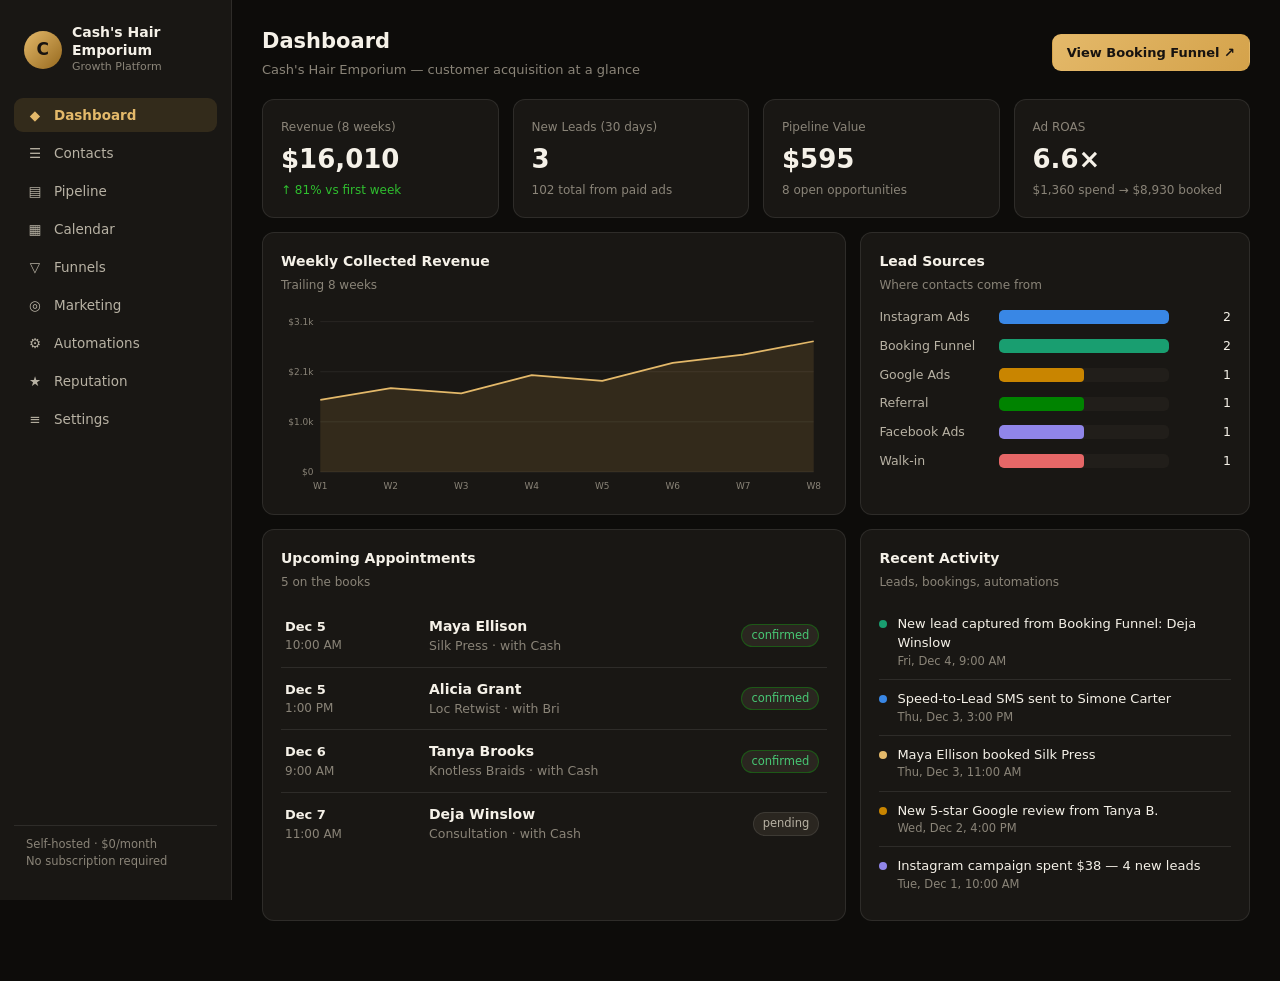
<file: index.html>
<!DOCTYPE html>
<html lang="en">
<head>
  <meta charset="UTF-8">
  <meta name="viewport" content="width=device-width, initial-scale=1.0">
  <title>Cash's Hair Emporium — Growth Platform</title>
  <meta name="description" content="Self-hosted CRM, funnel, and ads dashboard for Cash's Hair Emporium.">
  <link rel="icon" href="data:image/svg+xml,<svg xmlns='http://www.w3.org/2000/svg' viewBox='0 0 100 100'><circle cx='50' cy='50' r='48' fill='%23d4a24a'/><text x='50' y='68' font-size='52' font-weight='800' text-anchor='middle' fill='%23171310' font-family='sans-serif'>C</text></svg>">
  <link rel="stylesheet" href="css/app.css">
</head>
<body>
  <div class="app">
    <aside class="sidebar">
      <div class="brand">
        <div class="brand-mark">C</div>
        <div>
          <div class="brand-name">Cash's Hair<br>Emporium</div>
          <div class="brand-sub">Growth Platform</div>
        </div>
      </div>
      <nav id="nav" style="display:contents"></nav>
      <div class="sidebar-foot">Self-hosted · $0/month<br>No subscription required</div>
    </aside>
    <main class="main" id="view"></main>
  </div>

  <script src="js/store.js"></script>
  <script type="module" src="js/app.js"></script>
</body>
</html>
</file>
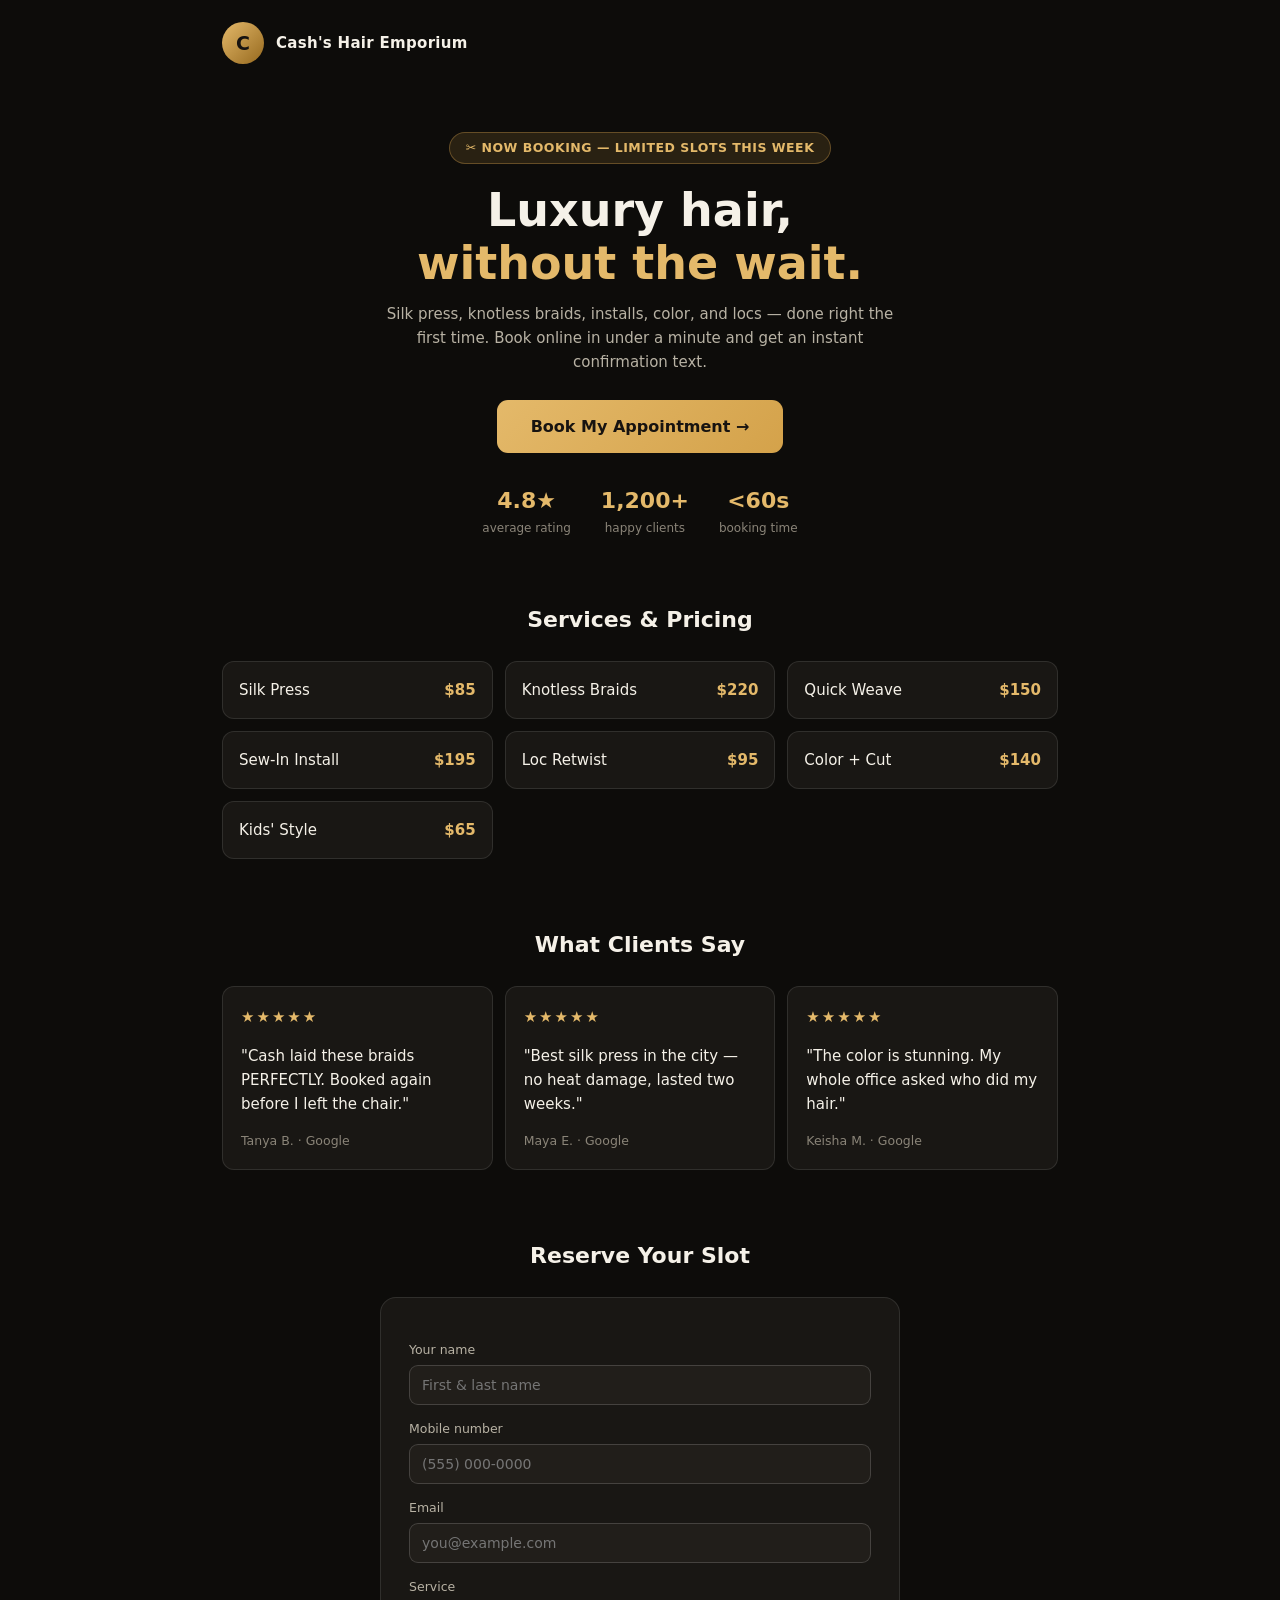
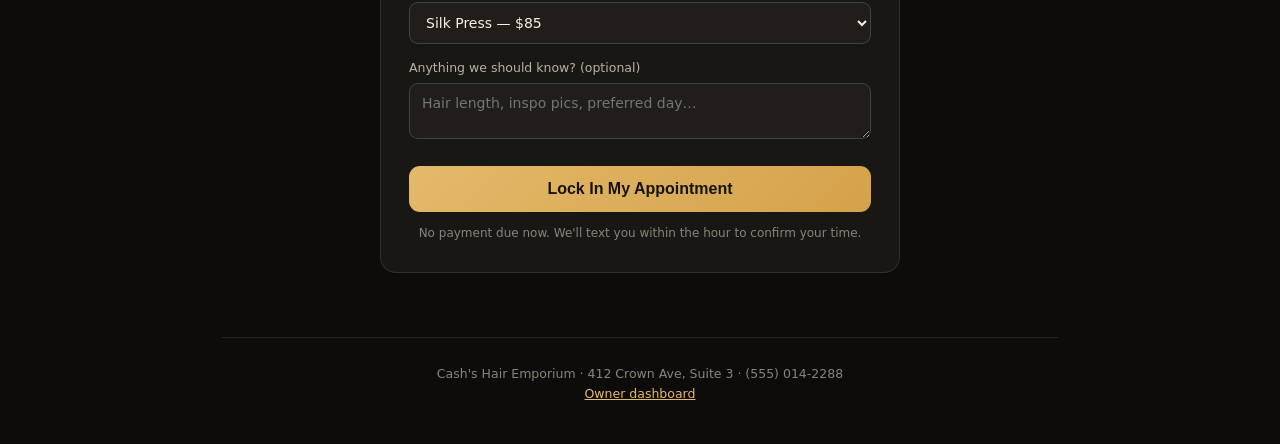
<file: funnel.html>
<!DOCTYPE html>
<html lang="en">
<head>
  <meta charset="UTF-8">
  <meta name="viewport" content="width=device-width, initial-scale=1.0">
  <title>Cash's Hair Emporium — Book Your Appointment</title>
  <meta name="description" content="Luxury hair, without the wait. Book your slot at Cash's Hair Emporium today.">
  <link rel="icon" href="data:image/svg+xml,<svg xmlns='http://www.w3.org/2000/svg' viewBox='0 0 100 100'><circle cx='50' cy='50' r='48' fill='%23d4a24a'/><text x='50' y='68' font-size='52' font-weight='800' text-anchor='middle' fill='%23171310' font-family='sans-serif'>C</text></svg>">
  <style>
    :root {
      --page: #0d0c0a; --surface: #191714; --surface-2: #211e1a;
      --border: rgba(255,255,255,.1); --ink: #f5f1e8; --ink-2: #b8b2a4; --ink-3: #8a8478;
      --gold: #d4a24a; --gold-strong: #e4b96a; --gold-deep: #96691e;
      --gold-wash: rgba(212,162,74,.14);
    }
    * { box-sizing: border-box; }
    body {
      margin: 0; background: var(--page); color: var(--ink);
      font-family: system-ui, -apple-system, "Segoe UI", sans-serif;
      font-size: 15px; line-height: 1.6;
    }
    .wrap { max-width: 880px; margin: 0 auto; padding: 0 22px; }
    header { padding: 22px 0; display: flex; align-items: center; gap: 12px; }
    .mark {
      width: 42px; height: 42px; border-radius: 50%;
      background: linear-gradient(135deg, var(--gold-strong), var(--gold-deep));
      display: grid; place-items: center; color: #171310; font-weight: 800; font-size: 19px;
    }
    .brand { font-weight: 700; letter-spacing: .3px; }
    .hero { text-align: center; padding: 46px 0 30px; }
    .eyebrow {
      display: inline-block; background: var(--gold-wash); color: var(--gold-strong);
      border: 1px solid rgba(212,162,74,.35); border-radius: 99px;
      padding: 5px 16px; font-size: 12.5px; font-weight: 600; letter-spacing: .04em;
    }
    h1 { font-size: clamp(30px, 5.5vw, 46px); line-height: 1.15; margin: 20px 0 12px; }
    h1 em { font-style: normal; color: var(--gold-strong); }
    .hero p { color: var(--ink-2); max-width: 540px; margin: 0 auto; }
    .cta {
      display: inline-block; margin-top: 26px; padding: 14px 34px; border-radius: 11px;
      background: linear-gradient(135deg, var(--gold-strong), var(--gold));
      color: #171310; font-weight: 700; font-size: 16px; text-decoration: none;
      border: none; cursor: pointer;
    }
    .cta:hover { filter: brightness(1.07); }
    .proof { display: flex; justify-content: center; gap: 30px; margin-top: 30px; flex-wrap: wrap; }
    .proof div { text-align: center; }
    .proof .n { font-size: 22px; font-weight: 750; color: var(--gold-strong); }
    .proof .l { font-size: 12px; color: var(--ink-3); }
    section { padding: 34px 0; }
    h2 { font-size: 22px; text-align: center; margin: 0 0 24px; }
    .services { display: grid; grid-template-columns: repeat(auto-fit, minmax(210px, 1fr)); gap: 12px; }
    .svc {
      background: var(--surface); border: 1px solid var(--border); border-radius: 12px;
      padding: 16px; display: flex; justify-content: space-between; align-items: baseline;
    }
    .svc .price { color: var(--gold-strong); font-weight: 700; }
    .quotes { display: grid; grid-template-columns: repeat(auto-fit, minmax(240px, 1fr)); gap: 12px; }
    .quote { background: var(--surface); border: 1px solid var(--border); border-radius: 12px; padding: 18px; }
    .stars { color: var(--gold-strong); letter-spacing: 2px; }
    .quote .who { color: var(--ink-3); font-size: 12.5px; margin-top: 8px; }
    .book {
      background: var(--surface); border: 1px solid var(--border); border-radius: 16px;
      padding: 28px; max-width: 520px; margin: 0 auto;
    }
    label { display: block; font-size: 12.5px; color: var(--ink-2); margin: 14px 0 5px; }
    input, select, textarea {
      width: 100%; background: var(--surface-2); border: 1px solid rgba(255,255,255,.16);
      color: var(--ink); border-radius: 9px; padding: 11px 12px; font-size: 14px; font-family: inherit;
    }
    input:focus, select:focus, textarea:focus { outline: 2px solid var(--gold); outline-offset: 1px; }
    .book .cta { width: 100%; margin-top: 20px; }
    .fine { text-align: center; color: var(--ink-3); font-size: 12px; margin-top: 12px; }
    .success { text-align: center; padding: 30px 10px; display: none; }
    .success .big { font-size: 44px; }
    footer { border-top: 1px solid var(--border); padding: 26px 0 40px; text-align: center; color: var(--ink-3); font-size: 12.5px; margin-top: 30px; }
    footer a { color: var(--gold-strong); }
  </style>
</head>
<body>
  <div class="wrap">
    <header>
      <div class="mark">C</div>
      <div class="brand">Cash's Hair Emporium</div>
    </header>

    <div class="hero">
      <span class="eyebrow">✂ NOW BOOKING — LIMITED SLOTS THIS WEEK</span>
      <h1>Luxury hair,<br><em>without the wait.</em></h1>
      <p>Silk press, knotless braids, installs, color, and locs — done right the first time.
         Book online in under a minute and get an instant confirmation text.</p>
      <a class="cta" href="#book">Book My Appointment →</a>
      <div class="proof">
        <div><div class="n">4.8★</div><div class="l">average rating</div></div>
        <div><div class="n">1,200+</div><div class="l">happy clients</div></div>
        <div><div class="n">&lt;60s</div><div class="l">booking time</div></div>
      </div>
    </div>

    <section>
      <h2>Services & Pricing</h2>
      <div class="services" id="services-grid"></div>
    </section>

    <section>
      <h2>What Clients Say</h2>
      <div class="quotes">
        <div class="quote"><div class="stars">★★★★★</div>
          <p>"Cash laid these braids PERFECTLY. Booked again before I left the chair."</p>
          <div class="who">Tanya B. · Google</div></div>
        <div class="quote"><div class="stars">★★★★★</div>
          <p>"Best silk press in the city — no heat damage, lasted two weeks."</p>
          <div class="who">Maya E. · Google</div></div>
        <div class="quote"><div class="stars">★★★★★</div>
          <p>"The color is stunning. My whole office asked who did my hair."</p>
          <div class="who">Keisha M. · Google</div></div>
      </div>
    </section>

    <section id="book">
      <h2>Reserve Your Slot</h2>
      <form class="book" id="book-form">
        <label for="f-name">Your name</label>
        <input id="f-name" name="name" required autocomplete="name" placeholder="First & last name">
        <label for="f-phone">Mobile number</label>
        <input id="f-phone" name="phone" type="tel" required autocomplete="tel" placeholder="(555) 000-0000">
        <label for="f-email">Email</label>
        <input id="f-email" name="email" type="email" autocomplete="email" placeholder="you@example.com">
        <label for="f-service">Service</label>
        <select id="f-service" name="service"></select>
        <label for="f-notes">Anything we should know? (optional)</label>
        <textarea id="f-notes" name="notes" rows="2" placeholder="Hair length, inspo pics, preferred day…"></textarea>
        <button class="cta" type="submit">Lock In My Appointment</button>
        <div class="fine">No payment due now. We'll text you within the hour to confirm your time.</div>
      </form>
      <div class="success" id="success">
        <div class="big">💛</div>
        <h2>You're on the list!</h2>
        <p style="color:var(--ink-2)">We got your request — expect a confirmation text shortly.<br>
        Can't wait to see you at Cash's Hair Emporium.</p>
      </div>
    </section>

    <footer>
      Cash's Hair Emporium · 412 Crown Ave, Suite 3 · (555) 014-2288<br>
      <a href="index.html">Owner dashboard</a>
    </footer>
  </div>

  <script src="js/store.js"></script>
  <script>
    // Populate services from the shared store so pricing stays in one place;
    // edits made in the dashboard's Settings show up here automatically.
    const svcGrid = document.getElementById("services-grid");
    const svcSelect = document.getElementById("f-service");
    getServices(loadState()).forEach((s) => {
      const card = document.createElement("div");
      card.className = "svc";
      card.innerHTML = `<span>${s.name}</span><span class="price">$${s.price}</span>`;
      svcGrid.appendChild(card);
      const opt = document.createElement("option");
      opt.value = s.name;
      opt.textContent = `${s.name} — $${s.price}`;
      svcSelect.appendChild(opt);
    });

    // Lead capture: writes straight into the shared CRM store.
    document.getElementById("book-form").addEventListener("submit", (e) => {
      e.preventDefault();
      const d = Object.fromEntries(new FormData(e.target).entries());
      captureLead(d);
      e.target.style.display = "none";
      document.getElementById("success").style.display = "block";
      document.getElementById("success").scrollIntoView({ behavior: "smooth" });
    });
  </script>
</body>
</html>
</file>
<file: css/app.css>
/* Cash's Hair Emporium — platform styles.
   Single committed dark-luxe theme. Chart series/ramp tokens were validated
   with the dataviz palette validator against surface #191714. */

:root {
  --page: #0d0c0a;
  --surface-1: #191714;
  --surface-2: #211e1a;
  --surface-3: #2a2620;
  --border: rgba(255, 255, 255, 0.09);
  --border-strong: rgba(255, 255, 255, 0.16);

  --ink: #f5f1e8;
  --ink-2: #b8b2a4;
  --ink-3: #8a8478;

  --gold: #d4a24a;
  --gold-strong: #e4b96a;
  --gold-deep: #96691e;
  --gold-wash: rgba(212, 162, 74, 0.14);

  /* validated categorical series (dark mode set) */
  --series-1: #3987e5;
  --series-2: #199e70;
  --series-3: #c98500;
  --series-4: #008300;
  --series-5: #9085e9;
  --series-6: #e66767;

  /* validated gold ordinal ramp (funnel stages, light→dark) */
  --ramp-1: #f3d9a4;
  --ramp-2: #e4b96a;
  --ramp-3: #d4a24a;
  --ramp-4: #b8862f;
  --ramp-5: #96691e;

  --good: #0ca30c;
  --warning: #fab219;
  --critical: #d03b3b;

  --grid: #2c2a26;
  --baseline: #3b3833;

  --radius: 12px;
  --font: system-ui, -apple-system, "Segoe UI", sans-serif;
}

* { box-sizing: border-box; }
html, body { margin: 0; padding: 0; }
body {
  background: var(--page);
  color: var(--ink);
  font-family: var(--font);
  font-size: 14px;
  line-height: 1.5;
}
a { color: var(--gold-strong); text-decoration: none; }
a:hover { text-decoration: underline; }
button { font-family: inherit; }

/* ---------- layout ---------- */
.app { display: grid; grid-template-columns: 232px 1fr; min-height: 100vh; }

.sidebar {
  background: var(--surface-1);
  border-right: 1px solid var(--border);
  padding: 20px 14px;
  position: sticky; top: 0; height: 100vh;
  display: flex; flex-direction: column; gap: 4px;
}
.brand { display: flex; align-items: center; gap: 10px; padding: 4px 10px 18px; }
.brand-mark {
  width: 38px; height: 38px; border-radius: 50%;
  background: linear-gradient(135deg, var(--gold-strong), var(--gold-deep));
  display: grid; place-items: center;
  color: #171310; font-weight: 800; font-size: 17px; letter-spacing: .5px;
}
.brand-name { font-weight: 700; font-size: 14px; line-height: 1.25; }
.brand-sub { color: var(--ink-3); font-size: 11px; }

.nav-item {
  display: flex; align-items: center; gap: 10px;
  padding: 9px 12px; border-radius: 9px;
  color: var(--ink-2); cursor: pointer; border: none; background: none;
  font-size: 13.5px; width: 100%; text-align: left;
}
.nav-item:hover { background: var(--surface-2); color: var(--ink); }
.nav-item.active { background: var(--gold-wash); color: var(--gold-strong); font-weight: 600; }
.nav-item .ico { width: 18px; text-align: center; }
.sidebar-foot { margin-top: auto; padding: 10px 12px; color: var(--ink-3); font-size: 11.5px; border-top: 1px solid var(--border); }

.main { padding: 26px 30px 60px; max-width: 1180px; width: 100%; margin: 0 auto; }
.page-head { display: flex; align-items: center; justify-content: space-between; gap: 16px; margin-bottom: 20px; flex-wrap: wrap; }
.page-title { font-size: 21px; font-weight: 700; margin: 0; }
.page-sub { color: var(--ink-3); margin: 2px 0 0; font-size: 13px; }

/* ---------- cards & grids ---------- */
.card {
  background: var(--surface-1);
  border: 1px solid var(--border);
  border-radius: var(--radius);
  padding: 18px;
}
.card h3 { margin: 0 0 4px; font-size: 14px; font-weight: 650; }
.card .card-sub { color: var(--ink-3); font-size: 12px; margin: 0 0 14px; }
.grid { display: grid; gap: 14px; }
.grid.kpis { grid-template-columns: repeat(auto-fit, minmax(190px, 1fr)); }
.grid.two { grid-template-columns: 3fr 2fr; }
.grid.halves { grid-template-columns: 1fr 1fr; }
@media (max-width: 980px) {
  .app { grid-template-columns: 1fr; }
  .sidebar { position: static; height: auto; flex-direction: row; flex-wrap: wrap; }
  .grid.two, .grid.halves { grid-template-columns: 1fr; }
}

/* stat tiles */
.kpi .kpi-label { color: var(--ink-3); font-size: 12px; }
.kpi .kpi-value { font-size: 26px; font-weight: 750; margin: 4px 0 2px; }
.kpi .kpi-delta { font-size: 12px; color: var(--ink-3); }
.kpi .kpi-delta.up { color: #2fbf2f; }
.kpi .kpi-delta.down { color: var(--critical); }

/* ---------- buttons, forms, chips ---------- */
.btn {
  border: 1px solid var(--border-strong); background: var(--surface-2); color: var(--ink);
  border-radius: 9px; padding: 8px 14px; font-size: 13px; cursor: pointer;
}
.btn:hover { background: var(--surface-3); }
.btn.primary {
  background: linear-gradient(135deg, var(--gold-strong), var(--gold));
  color: #171310; border-color: transparent; font-weight: 650;
}
.btn.primary:hover { filter: brightness(1.06); }
.btn.small { padding: 5px 10px; font-size: 12px; }
.btn.danger { color: #ff8f8f; border-color: rgba(208, 59, 59, .45); }

input, select, textarea {
  background: var(--surface-2); border: 1px solid var(--border-strong);
  color: var(--ink); border-radius: 9px; padding: 9px 11px; font-size: 13px;
  font-family: inherit; width: 100%;
}
input:focus, select:focus, textarea:focus { outline: 2px solid var(--gold); outline-offset: 1px; }
label { font-size: 12px; color: var(--ink-2); display: block; margin-bottom: 4px; }
.field { margin-bottom: 12px; }

.chip {
  display: inline-block; padding: 2px 9px; border-radius: 99px;
  background: var(--surface-3); border: 1px solid var(--border);
  font-size: 11.5px; color: var(--ink-2); margin-right: 4px;
}
.chip.gold { background: var(--gold-wash); color: var(--gold-strong); border-color: rgba(212,162,74,.35); }
.chip.status-active { color: #48c774; border-color: rgba(12,163,12,.4); }
.chip.status-paused { color: var(--warning); border-color: rgba(250,178,25,.4); }

/* ---------- tables ---------- */
.table-wrap { overflow-x: auto; }
table { width: 100%; border-collapse: collapse; font-size: 13px; }
th {
  text-align: left; color: var(--ink-3); font-weight: 600; font-size: 11.5px;
  text-transform: uppercase; letter-spacing: .05em;
  padding: 8px 10px; border-bottom: 1px solid var(--border);
}
td { padding: 10px; border-bottom: 1px solid var(--border); vertical-align: middle; }
tr:last-child td { border-bottom: none; }
tbody tr:hover { background: rgba(255,255,255,.02); }
td.num, th.num { text-align: right; font-variant-numeric: tabular-nums; }

/* ---------- charts ---------- */
.chart-host { position: relative; }
.chart { width: 100%; height: auto; display: block; }
.chart .grid { stroke: var(--grid); stroke-width: 1; }
.chart .baseline { stroke: var(--baseline); stroke-width: 1; }
.chart .tick { fill: var(--ink-3); font-size: 10.5px; font-family: var(--font); }
.chart .line-stroke { fill: none; stroke: var(--gold-strong); stroke-width: 2; stroke-linejoin: round; }
.chart .line-area { fill: var(--gold-wash); }
.chart .line-dot { fill: var(--gold-strong); stroke: var(--surface-1); stroke-width: 2; }
.chart .crosshair { stroke: var(--ink-3); stroke-dasharray: 3 3; stroke-width: 1; }
.chart .bar { stroke: var(--surface-1); stroke-width: 1; }
.chart-tip {
  display: none; position: absolute; z-index: 5; pointer-events: none;
  background: var(--surface-3); border: 1px solid var(--border-strong);
  padding: 5px 9px; border-radius: 7px; font-size: 12px; white-space: nowrap;
  box-shadow: 0 6px 18px rgba(0,0,0,.4);
}
.chart-legend { display: flex; gap: 14px; margin-top: 10px; font-size: 12px; color: var(--ink-2); }
.legend-item { display: inline-flex; align-items: center; gap: 6px; }
.legend-swatch { width: 10px; height: 10px; border-radius: 3px; display: inline-block; }

.hbars { display: flex; flex-direction: column; gap: 10px; }
.hbar-row { display: grid; grid-template-columns: 110px 1fr 52px; align-items: center; gap: 10px; }
.hbar-name { font-size: 12.5px; color: var(--ink-2); white-space: nowrap; overflow: hidden; text-overflow: ellipsis; }
.hbar-track { background: var(--surface-2); border-radius: 5px; height: 14px; overflow: hidden; }
.hbar-fill { display: block; height: 100%; border-radius: 0 4px 4px 0; min-width: 3px; }
.hbar-val { font-size: 12.5px; text-align: right; font-variant-numeric: tabular-nums; }

.funnel-steps { display: flex; flex-direction: column; gap: 2px; }
.funnel-step { padding: 4px 0; }
.funnel-meta { display: flex; justify-content: space-between; font-size: 12.5px; color: var(--ink-2); margin-bottom: 4px; }
.funnel-count { font-variant-numeric: tabular-nums; color: var(--ink); font-weight: 600; }
.funnel-bar-track { width: 100%; }
.funnel-bar { height: 22px; border-radius: 4px; margin: 0 auto; transition: width .3s; }
.funnel-conv { text-align: center; color: var(--ink-3); font-size: 11px; padding: 4px 0 2px; }

/* ---------- pipeline board ---------- */
.board { display: grid; grid-template-columns: repeat(5, minmax(180px, 1fr)); gap: 12px; overflow-x: auto; }
.stage-col { background: var(--surface-1); border: 1px solid var(--border); border-radius: var(--radius); padding: 12px; min-height: 320px; }
.stage-col.drag-over { border-color: var(--gold); background: var(--gold-wash); }
.stage-head { display: flex; justify-content: space-between; align-items: baseline; margin-bottom: 10px; }
.stage-name { font-size: 12px; font-weight: 700; text-transform: uppercase; letter-spacing: .05em; color: var(--ink-2); }
.stage-total { font-size: 11.5px; color: var(--gold-strong); font-variant-numeric: tabular-nums; }
.opp-card {
  background: var(--surface-2); border: 1px solid var(--border);
  border-radius: 9px; padding: 10px; margin-bottom: 8px; cursor: grab;
}
.opp-card:active { cursor: grabbing; }
.opp-card .opp-name { font-weight: 650; font-size: 13px; }
.opp-card .opp-meta { color: var(--ink-3); font-size: 11.5px; margin-top: 2px; }
.opp-card .opp-value { color: var(--gold-strong); font-size: 12px; font-weight: 600; margin-top: 4px; }

/* ---------- calendar / lists ---------- */
.appt-row { display: flex; align-items: center; gap: 14px; padding: 11px 4px; border-bottom: 1px solid var(--border); }
.appt-row:last-child { border-bottom: none; }
.appt-when { min-width: 130px; }
.appt-when .d { font-weight: 650; font-size: 13px; }
.appt-when .t { color: var(--ink-3); font-size: 12px; }
.appt-main { flex: 1; }
.appt-main .who { font-weight: 600; }
.appt-main .what { color: var(--ink-3); font-size: 12.5px; }

.activity-item { display: flex; gap: 10px; padding: 9px 0; border-bottom: 1px solid var(--border); font-size: 13px; }
.activity-item:last-child { border-bottom: none; }
.activity-dot { width: 8px; height: 8px; border-radius: 50%; margin-top: 6px; flex-shrink: 0; }
.activity-time { color: var(--ink-3); font-size: 11.5px; }

.review-card { border-bottom: 1px solid var(--border); padding: 13px 0; }
.review-card:last-child { border-bottom: none; }
.stars { color: var(--gold-strong); letter-spacing: 2px; font-size: 13px; }
.review-meta { color: var(--ink-3); font-size: 12px; margin-top: 2px; }

.auto-row { display: flex; align-items: center; gap: 14px; padding: 13px 4px; border-bottom: 1px solid var(--border); }
.auto-row:last-child { border-bottom: none; }
.auto-main { flex: 1; }
.auto-name { font-weight: 650; }
.auto-desc { color: var(--ink-3); font-size: 12.5px; }
.switch { position: relative; width: 40px; height: 22px; flex-shrink: 0; cursor: pointer; }
.switch input { opacity: 0; width: 0; height: 0; }
.switch .track {
  position: absolute; inset: 0; border-radius: 99px; background: var(--surface-3);
  border: 1px solid var(--border-strong); transition: background .15s;
}
.switch .track::after {
  content: ""; position: absolute; top: 2px; left: 2px; width: 16px; height: 16px;
  border-radius: 50%; background: var(--ink-3); transition: transform .15s, background .15s;
}
.switch input:checked + .track { background: var(--gold-wash); border-color: var(--gold); }
.switch input:checked + .track::after { transform: translateX(18px); background: var(--gold-strong); }

/* ---------- modal ---------- */
.modal-backdrop {
  position: fixed; inset: 0; background: rgba(0,0,0,.6); z-index: 40;
  display: grid; place-items: center; padding: 20px;
}
.modal {
  background: var(--surface-1); border: 1px solid var(--border-strong);
  border-radius: 14px; padding: 22px; width: 100%; max-width: 440px;
  max-height: 90vh; overflow-y: auto;
}
.modal h3 { margin: 0 0 16px; }
.modal-actions { display: flex; justify-content: flex-end; gap: 10px; margin-top: 18px; }

.toast {
  position: fixed; bottom: 24px; right: 24px; z-index: 60;
  background: var(--surface-3); border: 1px solid var(--gold);
  color: var(--ink); padding: 12px 18px; border-radius: 10px; font-size: 13px;
  box-shadow: 0 10px 30px rgba(0,0,0,.5);
}

.empty { color: var(--ink-3); font-size: 13px; padding: 18px 0; text-align: center; }
.section-gap { margin-top: 14px; }
.toolbar { display: flex; gap: 10px; align-items: center; flex-wrap: wrap; }
.toolbar input[type="search"] { max-width: 240px; }
</file>
